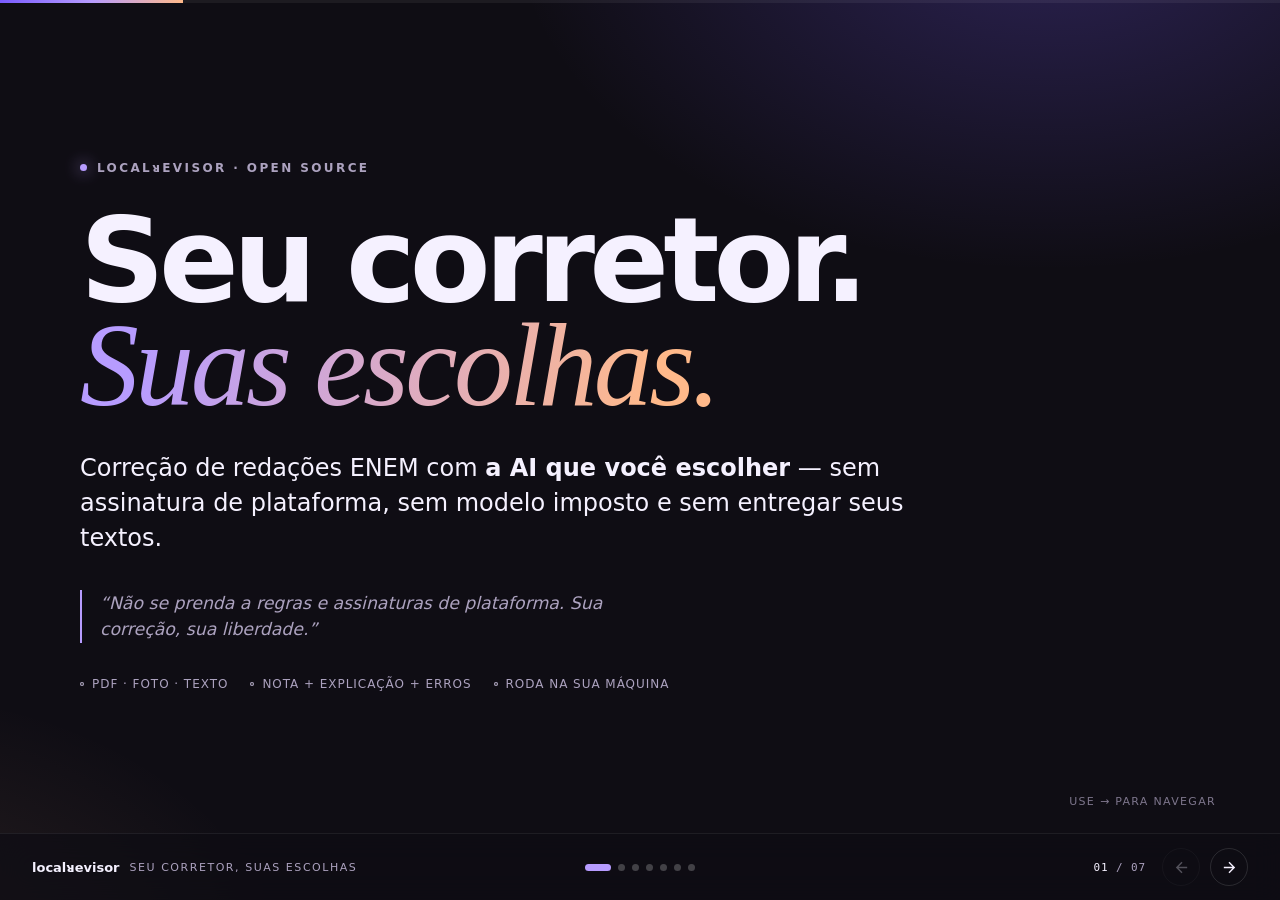
<file: apresentacao.html>
<!doctype html>
<html lang="pt-BR">
  <head>
    <meta charset="utf-8" />
    <meta name="viewport" content="width=device-width, initial-scale=1" />
    <title>LocalRevisor — Seu corretor. Suas escolhas.</title>
    <meta
      name="description"
      content="Pitch do LocalRevisor: corretor de redações ENEM open source, com a AI que você escolher e os seus dados no seu disco."
    />
    <style>
      :root {
        --ink: #0f0d14;
        --ink-soft: #17131f;
        --text: #f5f1ff;
        --muted: #aca2bf;
        --line: rgb(255 255 255 / 0.12);
        --line-soft: rgb(255 255 255 / 0.07);
        --purple: #b79cff;
        --purple-deep: #7a5cff;
        --peach: #ffb98a;
        --radius: 24px;
        --max: 1120px;
        color-scheme: dark;
      }

      * {
        box-sizing: border-box;
      }

      html,
      body {
        margin: 0;
        height: 100%;
      }

      body {
        overflow: hidden;
        background:
          radial-gradient(900px 600px at 82% -10%, rgb(122 92 255 / 0.28), transparent 60%),
          radial-gradient(700px 500px at -10% 110%, rgb(255 185 138 / 0.12), transparent 60%),
          var(--ink);
        color: var(--text);
        font-family: "Segoe UI", system-ui, -apple-system, "Helvetica Neue", Arial, sans-serif;
        -webkit-font-smoothing: antialiased;
      }

      ::selection {
        background: var(--purple);
        color: var(--ink);
      }

      .progress {
        position: fixed;
        inset: 0 0 auto;
        z-index: 50;
        height: 3px;
        background: rgb(255 255 255 / 0.06);
      }

      .progress span {
        display: block;
        width: 0;
        height: 100%;
        background: linear-gradient(90deg, var(--purple-deep), var(--purple), var(--peach));
        transition: width 0.45s cubic-bezier(0.2, 0.7, 0.2, 1);
      }

      .deck {
        height: 100dvh;
      }

      .slide {
        display: none;
        height: 100dvh;
        overflow-y: auto;
        padding: clamp(56px, 8vh, 96px) clamp(20px, 5vw, 72px) 120px;
        scrollbar-width: thin;
        scrollbar-color: var(--line) transparent;
      }

      .slide.is-active {
        display: block;
      }

      .slide__inner {
        display: flex;
        flex-direction: column;
        justify-content: center;
        gap: clamp(18px, 2.4vw, 30px);
        width: min(var(--max), 100%);
        min-height: calc(100dvh - clamp(56px, 8vh, 96px) - 120px);
        margin: 0 auto;
      }

      .eyebrow {
        display: flex;
        align-items: center;
        gap: 10px;
        margin: 0;
        color: var(--muted);
        font-size: 12px;
        font-weight: 600;
        letter-spacing: 0.2em;
        text-transform: uppercase;
      }

      .eyebrow::before {
        content: "";
        width: 7px;
        height: 7px;
        flex-shrink: 0;
        border-radius: 50%;
        background: var(--purple);
        box-shadow: 0 0 16px var(--purple);
      }

      .slide__index {
        display: flex;
        align-items: center;
        gap: 12px;
        margin: 0;
        color: var(--muted);
        font-size: 12px;
        font-weight: 600;
        letter-spacing: 0.18em;
        text-transform: uppercase;
      }

      .slide__index b {
        color: var(--purple);
        font-weight: 600;
      }

      .slide__index::after {
        content: "";
        width: 48px;
        height: 1px;
        background: var(--line);
      }

      h1,
      h2,
      p {
        margin: 0;
      }

      h2 {
        max-width: 20ch;
        font-size: clamp(2.1rem, 5vw, 3.8rem);
        font-weight: 650;
        line-height: 0.98;
        letter-spacing: -0.035em;
        text-wrap: balance;
      }

      .lead {
        max-width: 62ch;
        color: var(--muted);
        font-size: clamp(1rem, 1.55vw, 1.25rem);
        line-height: 1.55;
        text-wrap: pretty;
      }

      .lead strong {
        color: var(--text);
        font-weight: 600;
      }

      .accent {
        color: var(--purple);
      }

      .cover {
        position: relative;
      }

      .cover .slide__inner {
        gap: clamp(20px, 3vw, 34px);
      }

      .cover h1 {
        max-width: 15ch;
        font-size: clamp(3rem, 9.2vw, 7.4rem);
        font-weight: 650;
        line-height: 0.88;
        letter-spacing: -0.05em;
      }

      .cover h1 em {
        display: inline-block;
        background: linear-gradient(100deg, var(--purple) 10%, var(--peach) 90%);
        -webkit-background-clip: text;
        background-clip: text;
        color: transparent;
        font-family: Georgia, "Times New Roman", serif;
        font-weight: 400;
        letter-spacing: -0.03em;
      }

      .cover__lead {
        max-width: 54ch;
        color: var(--text);
        font-size: clamp(1.05rem, 1.9vw, 1.5rem);
        line-height: 1.45;
      }

      .cover__quote {
        max-width: 52ch;
        padding-left: 18px;
        border-left: 2px solid var(--purple);
        color: var(--muted);
        font-size: clamp(0.95rem, 1.35vw, 1.1rem);
        font-style: italic;
        line-height: 1.55;
      }

      .cover__meta {
        display: flex;
        flex-wrap: wrap;
        gap: 8px 22px;
        color: var(--muted);
        font-size: 12px;
        letter-spacing: 0.08em;
        text-transform: uppercase;
      }

      .cover__meta span {
        display: inline-flex;
        align-items: center;
        gap: 8px;
      }

      .cover__meta span::before {
        content: "";
        width: 4px;
        height: 4px;
        border-radius: 50%;
        background: var(--line);
        box-shadow: 0 0 0 1px var(--muted) inset;
      }

      .grid {
        display: grid;
        gap: 14px;
      }

      .grid--4 {
        grid-template-columns: repeat(4, minmax(0, 1fr));
      }

      .grid--3 {
        grid-template-columns: repeat(3, minmax(0, 1fr));
      }

      .grid--2 {
        grid-template-columns: repeat(2, minmax(0, 1fr));
      }

      .card {
        display: flex;
        flex-direction: column;
        gap: 8px;
        padding: clamp(18px, 2vw, 26px);
        border: 1px solid var(--line-soft);
        border-radius: var(--radius);
        background: linear-gradient(180deg, rgb(255 255 255 / 0.055), rgb(255 255 255 / 0.018));
        transition:
          border-color 0.25s ease,
          transform 0.25s ease,
          background 0.25s ease;
      }

      .card:hover {
        transform: translateY(-3px);
        border-color: rgb(183 156 255 / 0.4);
        background: linear-gradient(180deg, rgb(183 156 255 / 0.09), rgb(255 255 255 / 0.02));
      }

      .card__icon {
        display: grid;
        place-items: center;
        width: 38px;
        height: 38px;
        margin-bottom: 6px;
        border: 1px solid var(--line);
        border-radius: 12px;
        color: var(--purple);
      }

      .card__icon svg {
        width: 19px;
        height: 19px;
        fill: currentColor;
      }

      .card h3 {
        margin: 0;
        font-size: 1rem;
        font-weight: 600;
        letter-spacing: -0.01em;
      }

      .card p {
        color: var(--muted);
        font-size: 0.875rem;
        line-height: 1.5;
      }

      .punch {
        padding-top: clamp(6px, 1vw, 12px);
        color: var(--text);
        font-size: clamp(1.15rem, 2.4vw, 1.8rem);
        font-weight: 600;
        line-height: 1.25;
        letter-spacing: -0.02em;
        text-wrap: balance;
      }

      .punch span {
        color: var(--peach);
      }

      .pillars {
        display: grid;
        grid-template-columns: repeat(3, minmax(0, 1fr));
        gap: 14px;
      }

      .pillar {
        position: relative;
        overflow: hidden;
        padding: clamp(22px, 2.6vw, 32px);
        border: 1px solid var(--line-soft);
        border-radius: var(--radius);
        background: linear-gradient(160deg, rgb(183 156 255 / 0.08), rgb(255 255 255 / 0.015));
      }

      .pillar__num {
        display: block;
        margin-bottom: clamp(24px, 4vw, 46px);
        color: rgb(183 156 255 / 0.55);
        font-family: Georgia, serif;
        font-size: 2.6rem;
        line-height: 1;
      }

      .pillar h3 {
        margin: 0 0 8px;
        font-size: clamp(1.1rem, 1.6vw, 1.3rem);
        font-weight: 600;
      }

      .pillar p {
        color: var(--muted);
        font-size: 0.9rem;
        line-height: 1.55;
      }

      .panel {
        display: grid;
        gap: 12px;
        padding: clamp(20px, 2.4vw, 28px);
        border: 1px solid var(--line-soft);
        border-radius: var(--radius);
        background: rgb(255 255 255 / 0.025);
      }

      .panel h3 {
        margin: 0;
        color: var(--text);
        font-size: 0.95rem;
        font-weight: 600;
      }

      .panel p {
        color: var(--muted);
        font-size: 0.875rem;
        line-height: 1.5;
      }

      .panel__tag {
        justify-self: start;
        padding: 5px 11px;
        border: 1px solid rgb(183 156 255 / 0.35);
        border-radius: 999px;
        background: rgb(183 156 255 / 0.1);
        color: var(--purple);
        font-size: 10px;
        font-weight: 700;
        letter-spacing: 0.14em;
        text-transform: uppercase;
      }

      .chips {
        display: flex;
        flex-wrap: wrap;
        gap: 8px;
      }

      .chip {
        padding: 8px 14px;
        border: 1px solid var(--line);
        border-radius: 999px;
        color: var(--muted);
        font-family: ui-monospace, "SF Mono", "Cascadia Code", Consolas, monospace;
        font-size: 0.78rem;
        transition:
          color 0.2s ease,
          border-color 0.2s ease;
      }

      .chip:hover {
        border-color: var(--purple);
        color: var(--purple);
      }

      .chip--hot {
        border-color: rgb(255 185 138 / 0.4);
        background: rgb(255 185 138 / 0.08);
        color: var(--peach);
      }

      .endpoint {
        display: flex;
        flex-wrap: wrap;
        align-items: center;
        gap: 8px;
        padding: 12px 16px;
        border: 1px dashed var(--line);
        border-radius: 12px;
        color: var(--muted);
        font-family: ui-monospace, "SF Mono", "Cascadia Code", Consolas, monospace;
        font-size: 0.8rem;
      }

      .endpoint b {
        color: var(--purple);
        font-weight: 500;
      }

      .endpoint span {
        color: var(--peach);
      }

      .checks {
        display: grid;
        grid-template-columns: repeat(2, minmax(0, 1fr));
        gap: 10px 24px;
        margin: 0;
        padding: 0;
        list-style: none;
      }

      .checks li {
        display: flex;
        gap: 12px;
        align-items: flex-start;
        padding: 10px 0;
        border-bottom: 1px solid var(--line-soft);
        color: var(--muted);
        font-size: 0.92rem;
        line-height: 1.45;
      }

      .checks li::before {
        content: "✓";
        display: grid;
        place-items: center;
        width: 20px;
        height: 20px;
        flex-shrink: 0;
        margin-top: 1px;
        border-radius: 50%;
        background:
          linear-gradient(var(--ink), var(--ink)) padding-box,
          linear-gradient(135deg, var(--purple), var(--peach)) border-box;
        border: 1px solid transparent;
        color: var(--purple);
        font-size: 10px;
      }

      .checks b {
        color: var(--text);
        font-weight: 600;
      }

      .terminal {
        overflow: hidden;
        border: 1px solid var(--line);
        border-radius: 16px;
        background: #0b0910;
      }

      .terminal__bar {
        display: flex;
        align-items: center;
        gap: 7px;
        padding: 11px 14px;
        border-bottom: 1px solid var(--line-soft);
      }

      .terminal__bar i {
        width: 9px;
        height: 9px;
        border-radius: 50%;
        background: rgb(255 255 255 / 0.16);
      }

      .terminal__bar i:nth-child(1) {
        background: #ff6b6b;
      }

      .terminal__bar i:nth-child(2) {
        background: #ffd166;
      }

      .terminal__bar i:nth-child(3) {
        background: #6ee7a8;
      }

      .terminal pre {
        margin: 0;
        padding: 16px 18px;
        overflow-x: auto;
        color: var(--text);
        font-family: ui-monospace, "SF Mono", "Cascadia Code", Consolas, monospace;
        font-size: clamp(0.78rem, 1.15vw, 0.9rem);
        line-height: 1.7;
      }

      .terminal .prompt {
        color: var(--purple);
      }

      .terminal .out {
        color: var(--muted);
      }

      .terminal .hl {
        color: var(--peach);
      }

      .flow {
        display: grid;
        grid-template-columns: repeat(4, minmax(0, 1fr));
        gap: 12px;
        counter-reset: step;
      }

      .step {
        position: relative;
        display: flex;
        flex-direction: column;
        gap: 8px;
        padding: clamp(18px, 2vw, 24px);
        border-top: 1px solid var(--line);
      }

      .step::before {
        counter-increment: step;
        content: "0" counter(step);
        color: var(--purple);
        font-family: Georgia, serif;
        font-size: 1.7rem;
        line-height: 1;
      }

      .step h3 {
        margin: 0;
        font-size: 0.98rem;
        font-weight: 600;
      }

      .step p {
        color: var(--muted);
        font-size: 0.84rem;
        line-height: 1.5;
      }

      .competencies {
        display: flex;
        flex-wrap: wrap;
        gap: 8px;
      }

      .competencies span {
        padding: 6px 11px;
        border-radius: 8px;
        background: rgb(255 255 255 / 0.05);
        color: var(--muted);
        font-size: 0.73rem;
        letter-spacing: 0.02em;
      }

      .competencies b {
        color: var(--purple);
        font-weight: 600;
      }

      .close {
        text-align: center;
      }

      .close .slide__inner {
        align-items: center;
      }

      .close h2 {
        max-width: 20ch;
        font-size: clamp(2.5rem, 7vw, 5.6rem);
        line-height: 0.92;
      }

      .close h2 em {
        background: linear-gradient(100deg, var(--purple), var(--peach));
        -webkit-background-clip: text;
        background-clip: text;
        color: transparent;
        font-family: Georgia, serif;
        font-weight: 400;
      }

      .close .lead {
        margin: 0 auto;
      }

      .close__brand {
        display: flex;
        align-items: center;
        gap: 14px;
        color: var(--text);
        font-size: 1.05rem;
        font-weight: 600;
        letter-spacing: -0.01em;
      }

      .close__brand::before,
      .close__brand::after {
        content: "";
        width: clamp(28px, 8vw, 90px);
        height: 1px;
        background: var(--line);
      }

      .close__cmd {
        display: inline-flex;
        align-items: center;
        gap: 10px;
        padding: 12px 20px;
        border: 1px solid rgb(183 156 255 / 0.35);
        border-radius: 999px;
        background: rgb(183 156 255 / 0.1);
        color: var(--purple);
        font-family: ui-monospace, "SF Mono", "Cascadia Code", Consolas, monospace;
        font-size: 0.82rem;
      }

      .close__cmd span {
        color: var(--peach);
      }

      .hud {
        position: fixed;
        inset: auto 0 0;
        z-index: 40;
        display: grid;
        grid-template-columns: 1fr auto 1fr;
        align-items: center;
        gap: 16px;
        padding: 14px clamp(16px, 4vw, 32px);
        border-top: 1px solid var(--line-soft);
        background: rgb(15 13 20 / 0.72);
        backdrop-filter: blur(14px);
        -webkit-backdrop-filter: blur(14px);
      }

      .hud__brand {
        display: flex;
        align-items: center;
        gap: 10px;
        min-width: 0;
        color: var(--muted);
        font-size: 11px;
        letter-spacing: 0.14em;
        text-transform: uppercase;
      }

      .hud__brand strong {
        color: var(--text);
        font-weight: 600;
        letter-spacing: 0;
        text-transform: none;
        font-size: 13px;
      }

      .dots {
        display: flex;
        align-items: center;
        gap: 7px;
      }

      .dots button {
        width: 7px;
        height: 7px;
        padding: 0;
        border: 0;
        border-radius: 999px;
        background: rgb(255 255 255 / 0.22);
        cursor: pointer;
        transition:
          width 0.3s ease,
          background 0.3s ease;
      }

      .dots button:hover {
        background: var(--text);
      }

      .dots button[aria-current="true"] {
        width: 26px;
        background: var(--purple);
      }

      .hud__nav {
        display: flex;
        align-items: center;
        justify-content: flex-end;
        gap: 10px;
      }

      .hud__count {
        margin-right: 6px;
        color: var(--muted);
        font-family: ui-monospace, "SF Mono", Consolas, monospace;
        font-size: 11px;
        letter-spacing: 0.08em;
      }

      .hud__count b {
        color: var(--text);
        font-weight: 500;
      }

      .nav-btn {
        display: grid;
        place-items: center;
        width: 38px;
        height: 38px;
        border: 1px solid var(--line);
        border-radius: 50%;
        background: transparent;
        color: var(--text);
        cursor: pointer;
        transition:
          background 0.2s ease,
          border-color 0.2s ease,
          opacity 0.2s ease;
      }

      .nav-btn:hover:not(:disabled) {
        border-color: var(--purple);
        background: rgb(183 156 255 / 0.12);
      }

      .nav-btn:disabled {
        opacity: 0.3;
        cursor: default;
      }

      .nav-btn svg {
        width: 17px;
        height: 17px;
        fill: currentColor;
      }

      .nav-btn:focus-visible,
      .dots button:focus-visible {
        outline: 2px solid var(--purple);
        outline-offset: 3px;
      }

      .hint {
        position: absolute;
        right: clamp(20px, 5vw, 72px);
        bottom: 92px;
        color: var(--muted);
        font-size: 11px;
        letter-spacing: 0.12em;
        text-transform: uppercase;
        opacity: 0.7;
      }

      .reveal {
        animation: rise 0.7s cubic-bezier(0.2, 0.7, 0.2, 1) both;
        animation-delay: var(--d, 0s);
      }

      @keyframes rise {
        from {
          opacity: 0;
          transform: translateY(18px);
        }
        to {
          opacity: 1;
          transform: translateY(0);
        }
      }

      @media (max-width: 900px) {
        .grid--4 {
          grid-template-columns: repeat(2, minmax(0, 1fr));
        }

        .flow {
          grid-template-columns: repeat(2, minmax(0, 1fr));
        }
      }

      @media (max-width: 720px) {
        .slide {
          padding-bottom: 132px;
        }

        .slide__inner {
          min-height: calc(100dvh - 188px);
        }

        .grid--4,
        .grid--3,
        .grid--2,
        .pillars,
        .checks,
        .flow {
          grid-template-columns: 1fr;
        }

        .pillar__num {
          margin-bottom: 16px;
          font-size: 1.8rem;
        }

        .checks {
          gap: 0;
        }

        .hud {
          grid-template-columns: auto 1fr;
        }

        .dots {
          display: none;
        }

        .hud__brand span {
          display: none;
        }

        .hint {
          display: none;
        }

        .cover h1 {
          font-size: clamp(2.6rem, 13vw, 4rem);
        }

        .close h2 {
          font-size: clamp(2.2rem, 12vw, 3.6rem);
        }
      }

      @media (max-height: 820px) {
        .slide {
          padding-top: 44px;
          padding-bottom: 104px;
        }

        .slide__inner {
          gap: clamp(12px, 1.8vh, 18px);
          min-height: calc(100dvh - 148px);
        }

        .cover h1 {
          font-size: clamp(2.8rem, 8vw, 5.6rem);
        }

        .pillar__num {
          margin-bottom: 18px;
          font-size: 2rem;
        }
      }

      @media (max-height: 720px) {
        .slide {
          padding-top: 40px;
          padding-bottom: 100px;
        }

        .slide__inner {
          min-height: auto;
          gap: 16px;
        }

        .cover__quote {
          display: none;
        }

        .pillar__num {
          margin-bottom: 16px;
        }
      }

      @media (prefers-reduced-motion: reduce) {
        *,
        *::before,
        *::after {
          animation-duration: 0.01ms !important;
          animation-delay: 0s !important;
          transition-duration: 0.01ms !important;
        }
      }

      @media print {
        html,
        body {
          height: auto;
          overflow: visible;
          background: var(--ink);
        }

        .progress,
        .hud,
        .hint {
          display: none !important;
        }

        .slide {
          display: block !important;
          height: auto;
          min-height: 100vh;
          break-after: page;
          page-break-after: always;
          padding: 48px;
        }

        .slide__inner {
          min-height: 90vh;
        }

        .reveal {
          animation: none;
        }

        .card:hover {
          transform: none;
        }
      }
    </style>
  </head>
  <body>
    <div class="progress" aria-hidden="true"><span id="progress-bar"></span></div>

    <main class="deck" id="deck">
      <section class="slide cover is-active" aria-label="Capa">
        <div class="slide__inner">
          <p class="eyebrow reveal" style="--d: 0.05s">localᴚevisor · open source</p>
          <h1 class="reveal" style="--d: 0.12s">
            Seu corretor.<br />
            <em>Suas escolhas.</em>
          </h1>
          <p class="cover__lead reveal" style="--d: 0.22s">
            Correção de redações ENEM com <strong>a AI que você escolher</strong> — sem
            assinatura de plataforma, sem modelo imposto e sem entregar seus textos.
          </p>
          <p class="cover__quote reveal" style="--d: 0.3s">
            “Não se prenda a regras e assinaturas de plataforma. Sua correção, sua
            liberdade.”
          </p>
          <p class="cover__meta reveal" style="--d: 0.38s">
            <span>PDF · foto · texto</span>
            <span>Nota + explicação + erros</span>
            <span>Roda na sua máquina</span>
          </p>
        </div>
        <span class="hint" aria-hidden="true">Use → para navegar</span>
      </section>

      <section class="slide" aria-label="O problema">
        <div class="slide__inner">
          <p class="slide__index reveal"><b>01</b> O problema</p>
          <h2 class="reveal" style="--d: 0.08s">Corrigir virou assinatura.</h2>
          <p class="lead reveal" style="--d: 0.14s">
            Plataformas fechadas decidem o preço, o modelo e o destino do seu texto.
            Você só escolhe o plano.
          </p>
          <div class="grid grid--4">
            <article class="card reveal" style="--d: 0.2s">
              <span class="card__icon" aria-hidden="true">
                <svg viewBox="0 0 24 24">
                  <path d="M12 1a11 11 0 1 0 0 22 11 11 0 0 0 0-22zm0 20a9 9 0 1 1 0-18 9 9 0 0 1 0 18zm1-14h-2v6h2V7zm0 8h-2v2h2v-2z" />
                </svg>
              </span>
              <h3>Preço por correção</h3>
              <p>Créditos, planos e limites que mudam sem aviso — e sem você poder trocar a peça.</p>
            </article>
            <article class="card reveal" style="--d: 0.26s">
              <span class="card__icon" aria-hidden="true">
                <svg viewBox="0 0 24 24">
                  <path d="M19 3H5a2 2 0 0 0-2 2v14a2 2 0 0 0 2 2h14a2 2 0 0 0 2-2V5a2 2 0 0 0-2-2zm0 16H5V5h14v14zM7 7h10v2H7V7zm0 4h10v2H7v-2zm0 4h7v2H7v-2z" />
                </svg>
              </span>
              <h3>Seu texto, a nuvem deles</h3>
              <p>A redação sai da sua mão e você não sabe até onde vai, nem por quanto tempo fica.</p>
            </article>
            <article class="card reveal" style="--d: 0.32s">
              <span class="card__icon" aria-hidden="true">
                <svg viewBox="0 0 24 24">
                  <path d="M20 8h-3V4H3a2 2 0 0 0-2 2v11h2a3 3 0 0 0 6 0h6a3 3 0 0 0 6 0h2v-5l-3-4zM6 18a1 1 0 1 1 0-2 1 1 0 0 1 0 2zm12 0a1 1 0 1 1 0-2 1 1 0 0 1 0 2zm1-7h-2V9h2l1.5 2H19z" />
                </svg>
              </span>
              <h3>Modelo imposto</h3>
              <p>A AI é deles, a versão é deles, os critérios também. Você recebe o resultado, não o controle.</p>
            </article>
            <article class="card reveal" style="--d: 0.38s">
              <span class="card__icon" aria-hidden="true">
                <svg viewBox="0 0 24 24">
                  <path d="M18 8h-1V6a5 5 0 0 0-10 0v2H6a2 2 0 0 0-2 2v10a2 2 0 0 0 2 2h12a2 2 0 0 0 2-2V10a2 2 0 0 0-2-2zM9 6a3 3 0 0 1 6 0v2H9V6zm9 14H6V10h12v10z" />
                </svg>
              </span>
              <h3>Lock-in</h3>
              <p>Migrar significa perder histórico, ajustes e fluxo. O corretor nunca é realmente seu.</p>
            </article>
          </div>
          <p class="punch reveal" style="--d: 0.44s">
            Controle total? <span>Só se for seu.</span>
          </p>
        </div>
      </section>

      <section class="slide" aria-label="A proposta">
        <div class="slide__inner">
          <p class="slide__index reveal"><b>02</b> A resposta</p>
          <h2 class="reveal" style="--d: 0.08s">Um corretor que é seu.</h2>
          <p class="lead reveal" style="--d: 0.14s">
            LocalRevisor é uma aplicação web enxuta de correção de redações no padrão
            ENEM. <strong>Open source, local-first</strong> e sem amarras de plataforma.
          </p>
          <div class="pillars">
            <article class="pillar reveal" style="--d: 0.2s">
              <span class="pillar__num" aria-hidden="true">01</span>
              <h3>Código aberto</h3>
              <p>Leia, altere, rode e adapte. O corretor é seu — inclusive o código por trás dele.</p>
            </article>
            <article class="pillar reveal" style="--d: 0.27s">
              <span class="pillar__num" aria-hidden="true">02</span>
              <h3>Seu modelo</h3>
              <p>Conecte o provedor ou o modelo local que fizer sentido para o seu uso e seu bolso.</p>
            </article>
            <article class="pillar reveal" style="--d: 0.34s">
              <span class="pillar__num" aria-hidden="true">03</span>
              <h3>Seus dados</h3>
              <p>Histórico em SQLite no seu disco. Sem conta, sem assinatura, sem depender de terceiros.</p>
            </article>
          </div>
          <p class="punch reveal" style="--d: 0.42s">
            Um corretor. <span>Suas regras.</span>
          </p>
        </div>
      </section>

      <section class="slide" aria-label="Sua escolha de AI">
        <div class="slide__inner">
          <p class="slide__index reveal"><b>03</b> Sua escolha de AI</p>
          <h2 class="reveal" style="--d: 0.08s">Traga o modelo. Qualquer um.</h2>
          <p class="lead reveal" style="--d: 0.14s">
            O LocalRevisor fala a API compatível com OpenAI. Você aponta a URL base,
            escolhe o modelo e pronto. <strong>Nenhum provedor no meio do caminho.</strong>
          </p>
          <div class="grid grid--2">
            <article class="panel reveal" style="--d: 0.2s">
              <span class="panel__tag">Correção</span>
              <h3>Modelo de correção</h3>
              <p>Avalia a redação nas cinco competências do ENEM e devolve nota, explicação e erros em JSON.</p>
            </article>
            <article class="panel reveal" style="--d: 0.27s">
              <span class="panel__tag">Leitura</span>
              <h3>Modelo de visão</h3>
              <p>Transcreve fotos e PDFs escaneados antes da correção. Separado do modelo principal, como deve ser.</p>
            </article>
          </div>
          <div class="chips reveal" style="--d: 0.33s" aria-label="Exemplos de provedores compatíveis">
            <span class="chip chip--hot">DeepSeek</span>
            <span class="chip">OpenAI</span>
            <span class="chip">Groq</span>
            <span class="chip">OpenRouter</span>
            <span class="chip">Ollama</span>
            <span class="chip">vLLM</span>
            <span class="chip">LM Studio</span>
            <span class="chip">seu endpoint</span>
          </div>
          <div class="endpoint reveal" style="--d: 0.39s">
            <b>base_url</b> <span>=</span> http://localhost:11434/v1
          </div>
          <p class="punch reveal" style="--d: 0.45s">
            Trocar de AI é editar uma URL — <span>não trocar de plataforma.</span>
          </p>
        </div>
      </section>

      <section class="slide" aria-label="Sua liberdade">
        <div class="slide__inner">
          <p class="slide__index reveal"><b>04</b> Sua liberdade</p>
          <h2 class="reveal" style="--d: 0.08s">Sem assinatura. Sem lock-in. Sem pedir licença.</h2>
          <p class="lead reveal" style="--d: 0.14s">
            Você escolhe onde rodar, qual modelo usar e o que fazer com o histórico.
            O texto só vai para o provedor que <strong>você</strong> configurar.
          </p>
          <ul class="checks reveal" style="--d: 0.2s">
            <li><span><b>Roda onde quiser</b> — Python direto é o caminho testado; Docker e Nix são experimentais.</span></li>
            <li><span><b>Chave no seu .env</b> — não em um painel de terceiros.</span></li>
            <li><span><b>Histórico local</b> — SQLite no seu disco, com backup manual e exclusão por sua conta.</span></li>
            <li><span><b>Sem telemetria</b> — nenhum dado nosso, nenhuma conta, nenhum rastreio.</span></li>
            <li><span><b>Fork de verdade</b> — audite, adapte os critérios e contribua de volta.</span></li>
            <li><span><b>Sem fidelidade</b> — pare quando quiser. O código continua sendo seu.</span></li>
          </ul>
          <div class="terminal reveal" style="--d: 0.3s">
            <div class="terminal__bar" aria-hidden="true"><i></i><i></i><i></i></div>
            <pre><span class="prompt">$</span> docker compose up
<span class="out"># experimental: defina OPENAI_API_KEY no ambiente</span>
<span class="out">→ LocalRevisor em</span> <span class="hl">http://127.0.0.1:5000</span></pre>
          </div>
          <p class="lead reveal" style="--d: 0.38s">
            Python direto é o caminho testado; Docker e Nix são atalhos experimentais.
          </p>
        </div>
      </section>

      <section class="slide" aria-label="Como funciona">
        <div class="slide__inner">
          <p class="slide__index reveal"><b>05</b> Como funciona</p>
          <h2 class="reveal" style="--d: 0.08s">Da redação à nota, sem atrito.</h2>
          <p class="lead reveal" style="--d: 0.14s">
            Envie, espere e leia. A correção roda em segundo plano enquanto você continua
            a vida — com histórico para retomar depois.
          </p>
          <div class="flow">
            <article class="step reveal" style="--d: 0.2s">
              <h3>Envie</h3>
              <p>PDF, foto, Markdown, TXT ou texto colado. O tema é o único campo obrigatório.</p>
            </article>
            <article class="step reveal" style="--d: 0.26s">
              <h3>Transcreva</h3>
              <p>Texto digital é lido direto. Foto ou PDF escaneado passa pelo modelo de visão.</p>
            </article>
            <article class="step reveal" style="--d: 0.32s">
              <h3>Corrija</h3>
              <p>As cinco competências do ENEM viram uma nota de 0 a 1000, com explicação e erros.</p>
            </article>
            <article class="step reveal" style="--d: 0.38s">
              <h3>Consulte</h3>
              <p>Resultado salvo no histórico. Reabra, apague ou tente de novo quando precisar.</p>
            </article>
          </div>
          <div class="competencies reveal" style="--d: 0.44s" aria-label="Competências avaliadas">
            <span><b>C1</b> norma culta</span>
            <span><b>C2</b> tema e repertório</span>
            <span><b>C3</b> argumentação</span>
            <span><b>C4</b> coesão</span>
            <span><b>C5</b> intervenção</span>
            <span>+ sem contagem rígida de linhas: seu texto é digital</span>
          </div>
        </div>
      </section>

      <section class="slide close" aria-label="Convite">
        <div class="slide__inner">
          <p class="eyebrow reveal"><b>06</b> O convite</p>
          <h2 class="reveal" style="--d: 0.08s">
            Sua correção.<br />
            <em>Sua liberdade.</em>
          </h2>
          <p class="lead reveal" style="--d: 0.18s">
            Open source. Seu modelo. Suas regras. Sem assinatura para pedir licença ao
            seu próprio texto.
          </p>
          <p class="close__brand reveal" style="--d: 0.26s">localᴚevisor</p>
          <p class="close__cmd reveal" style="--d: 0.34s">
            <span>$</span> docker compose up
          </p>
          <p class="lead reveal" style="--d: 0.4s">
            Leia o código, troque o modelo, adapte os critérios. <strong>É seu.</strong><br />
            Docker e Nix são experimentais; Python direto é o caminho testado.
          </p>
        </div>
      </section>
    </main>

    <footer class="hud">
      <div class="hud__brand">
        <strong>localᴚevisor</strong>
        <span>seu corretor, suas escolhas</span>
      </div>
      <div class="dots" id="dots" role="tablist" aria-label="Navegação dos slides"></div>
      <div class="hud__nav">
        <span class="hud__count" id="count"><b>01</b> / 07</span>
        <button class="nav-btn" id="prev" type="button" aria-label="Slide anterior">
          <svg viewBox="0 0 24 24" aria-hidden="true"><path d="M20 11H7.83l5.59-5.59L12 4l-8 8 8 8 1.41-1.41L7.83 13H20z" /></svg>
        </button>
        <button class="nav-btn" id="next" type="button" aria-label="Próximo slide">
          <svg viewBox="0 0 24 24" aria-hidden="true"><path d="M12 4l-1.41 1.41L16.17 11H4v2h12.17l-5.58 5.59L12 20l8-8z" /></svg>
        </button>
      </div>
    </footer>

    <script>
      const slides = Array.from(document.querySelectorAll(".slide"));
      const dots = document.getElementById("dots");
      const count = document.getElementById("count");
      const bar = document.getElementById("progress-bar");
      const prev = document.getElementById("prev");
      const next = document.getElementById("next");
      let current = 0;

      const pad = (value) => String(value).padStart(2, "0");

      slides.forEach((slide, index) => {
        const dot = document.createElement("button");
        dot.type = "button";
        dot.setAttribute("role", "tab");
        dot.setAttribute("aria-label", "Ir para o slide " + (index + 1));
        dot.addEventListener("click", () => show(index));
        dots.appendChild(dot);
      });

      function show(index) {
        current = Math.max(0, Math.min(slides.length - 1, index));
        slides.forEach((slide, i) => {
          const active = i === current;
          slide.classList.toggle("is-active", active);
          slide.setAttribute("aria-hidden", String(!active));
          slide.inert = !active;
          slide.scrollTop = 0;
        });
        Array.from(dots.children).forEach((dot, i) => {
          dot.setAttribute("aria-current", String(i === current));
        });
        count.innerHTML = "<b>" + pad(current + 1) + "</b> / " + pad(slides.length);
        bar.style.width = ((current + 1) / slides.length) * 100 + "%";
        prev.disabled = current === 0;
        next.disabled = current === slides.length - 1;
        try {
          history.replaceState(null, "", "#" + (current + 1));
        } catch (error) {
          /* file:// pode bloquear replaceState */
        }
      }

      prev.addEventListener("click", () => show(current - 1));
      next.addEventListener("click", () => show(current + 1));

      document.addEventListener("keydown", (event) => {
        if (event.altKey || event.ctrlKey || event.metaKey) return;
        if (["ArrowRight", "ArrowDown", "PageDown", " "].includes(event.key)) {
          event.preventDefault();
          show(current + 1);
        } else if (["ArrowLeft", "ArrowUp", "PageUp"].includes(event.key)) {
          event.preventDefault();
          show(current - 1);
        } else if (event.key === "Home") {
          event.preventDefault();
          show(0);
        } else if (event.key === "End") {
          event.preventDefault();
          show(slides.length - 1);
        }
      });

      let touchStartX = 0;
      let touchStartY = 0;
      document.addEventListener(
        "touchstart",
        (event) => {
          touchStartX = event.changedTouches[0].clientX;
          touchStartY = event.changedTouches[0].clientY;
        },
        { passive: true }
      );
      document.addEventListener(
        "touchend",
        (event) => {
          const dx = event.changedTouches[0].clientX - touchStartX;
          const dy = event.changedTouches[0].clientY - touchStartY;
          if (Math.abs(dx) > 60 && Math.abs(dx) > Math.abs(dy)) {
            show(current + (dx < 0 ? 1 : -1));
          }
        },
        { passive: true }
      );

      const initial = parseInt(location.hash.replace("#", ""), 10);
      show(Number.isNaN(initial) ? 0 : initial - 1);
    </script>
  </body>
</html>
</file>
